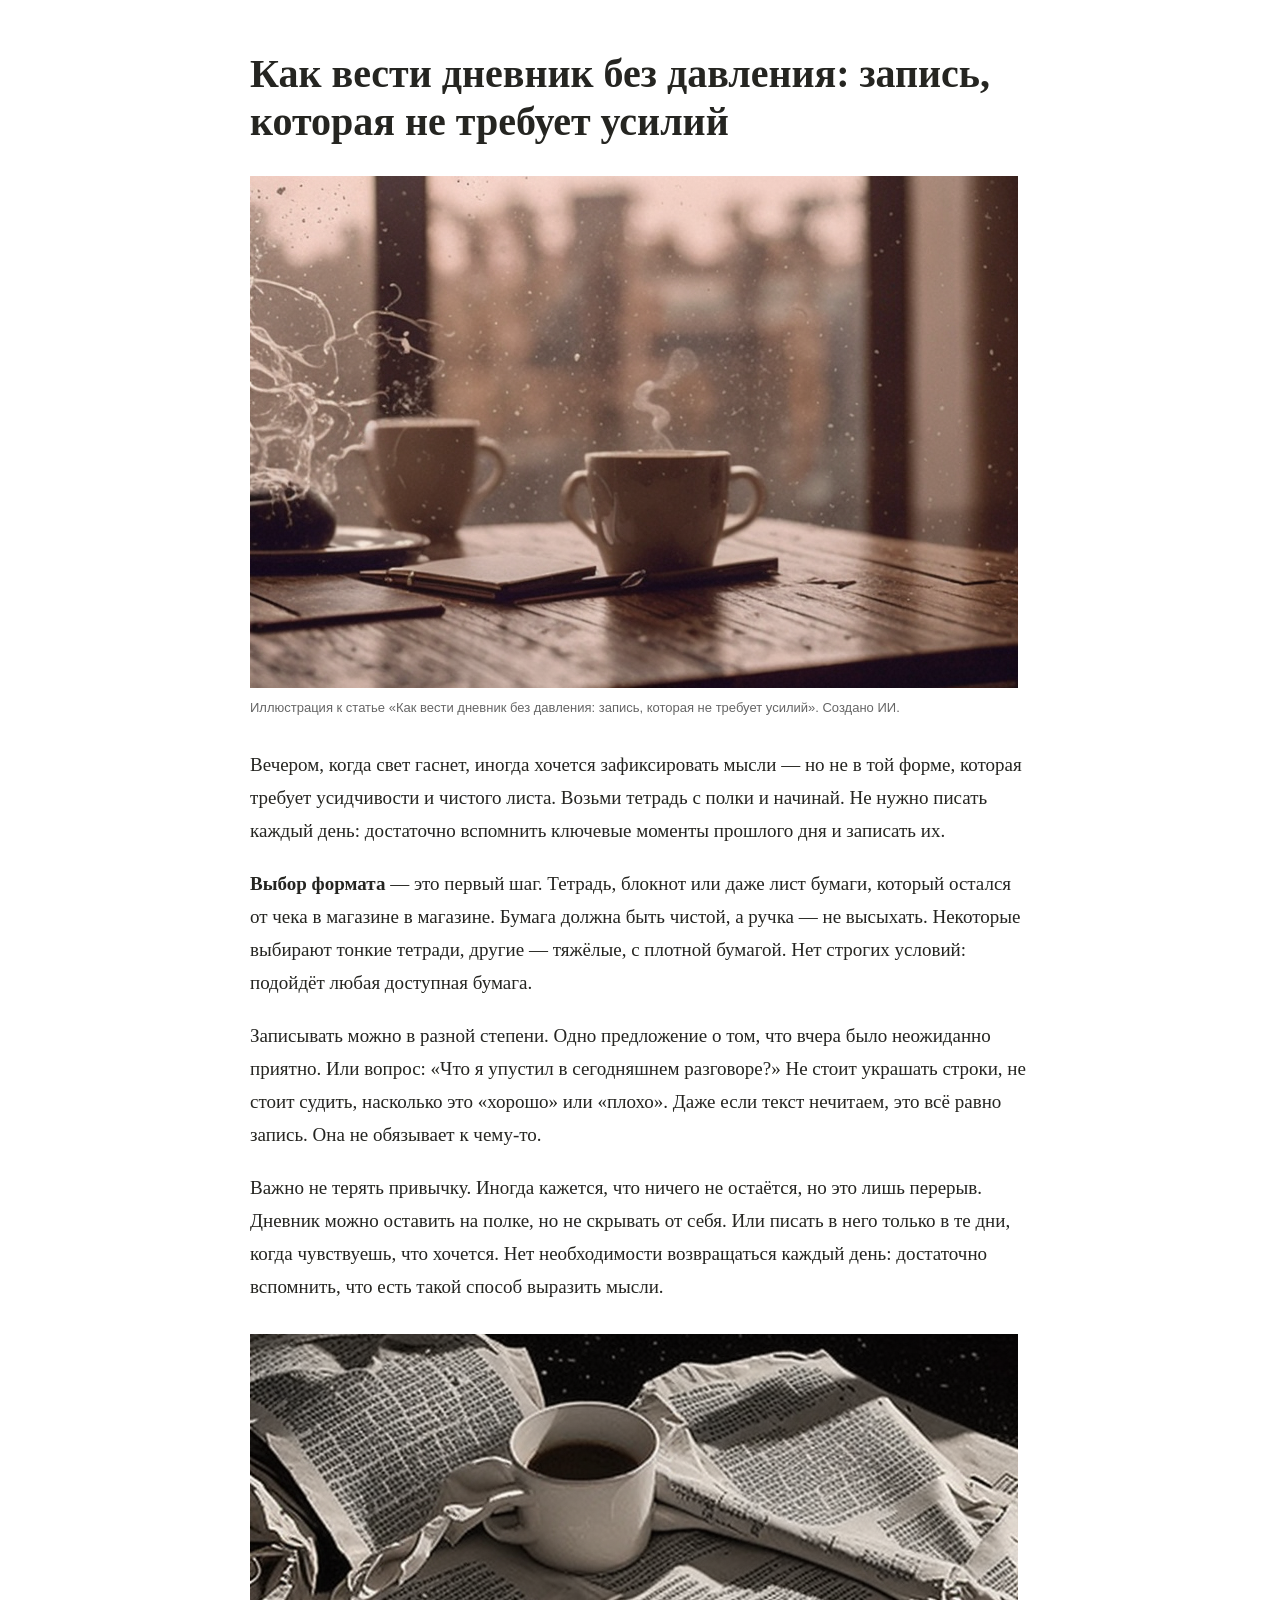
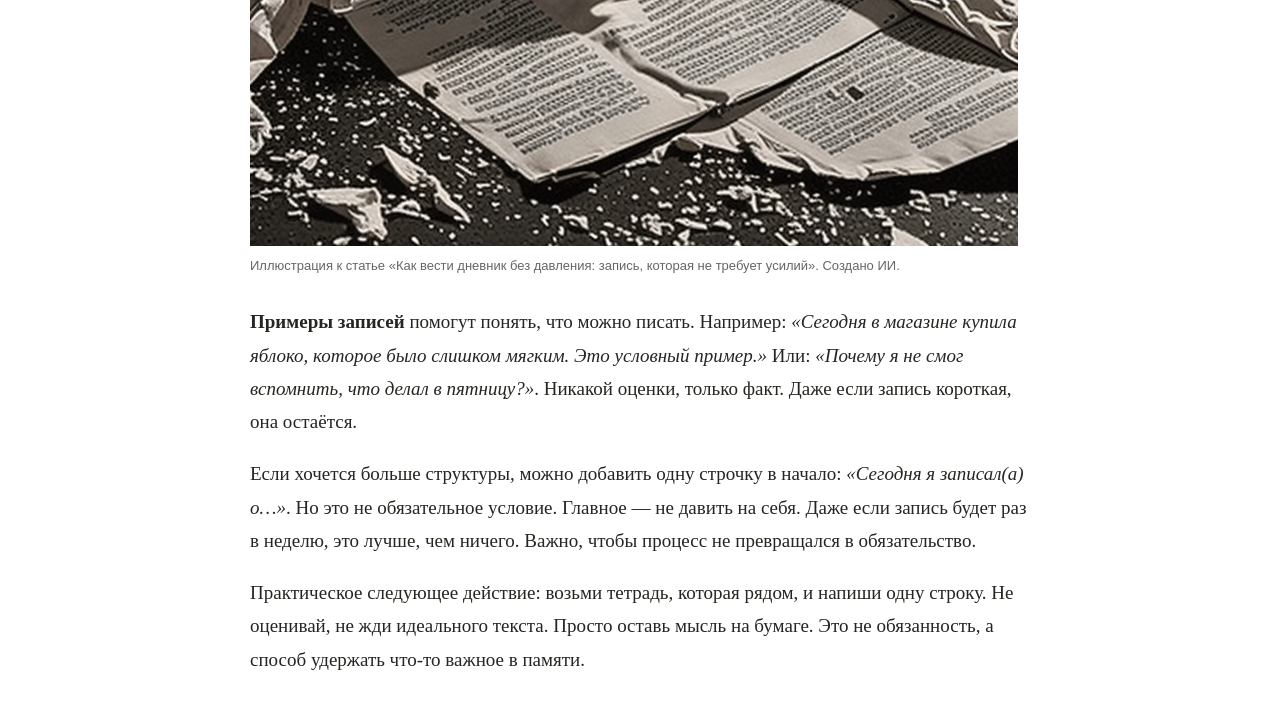
<file: examples/demo/article.html>
<!doctype html><html lang="ru"><meta charset="utf-8"><meta name="viewport" content="width=device-width,initial-scale=1"><title>Как вести дневник без давления: запись, которая не требует усилий</title><style>body{font:19px/1.75 Georgia,serif;max-width:780px;margin:50px auto;padding:0 24px;color:#252521}h1{font-size:40px;line-height:1.2}h2{line-height:1.3;margin-top:36px}img{max-width:100%;height:auto}figure{margin:30px 0}figcaption{font:13px/1.5 Arial;color:#666}table{border-collapse:collapse;width:100%}td,th{border:1px solid #ccc;padding:10px}blockquote{border-left:3px solid #999;padding-left:20px}.table-scroll{overflow-x:auto}</style><body><h1>Как вести дневник без давления: запись, которая не требует усилий</h1>
<figure><img src="images/image-1.png" alt="Иллюстрация к статье «Как вести дневник без давления: запись, которая не требует усилий». Создано ИИ."><figcaption>Иллюстрация к статье «Как вести дневник без давления: запись, которая не требует усилий». Создано ИИ.</figcaption></figure>
<p>Вечером, когда свет гаснет, иногда хочется зафиксировать мысли — но не в той форме, которая требует усидчивости и чистого листа. Возьми тетрадь с полки и начинай. Не нужно писать каждый день: достаточно вспомнить ключевые моменты прошлого дня и записать их.</p>
<p><strong>Выбор формата</strong> — это первый шаг. Тетрадь, блокнот или даже лист бумаги, который остался от чека в магазине в магазине. Бумага должна быть чистой, а ручка — не высыхать. Некоторые выбирают тонкие тетради, другие — тяжёлые, с плотной бумагой. Нет строгих условий: подойдёт любая доступная бумага.</p>
<p>Записывать можно в разной степени. Одно предложение о том, что вчера было неожиданно приятно. Или вопрос: «Что я упустил в сегодняшнем разговоре?» Не стоит украшать строки, не стоит судить, насколько это «хорошо» или «плохо». Даже если текст нечитаем, это всё равно запись. Она не обязывает к чему-то.</p>
<p>Важно не терять привычку. Иногда кажется, что ничего не остаётся, но это лишь перерыв. Дневник можно оставить на полке, но не скрывать от себя. Или писать в него только в те дни, когда чувствуешь, что хочется. Нет необходимости возвращаться каждый день: достаточно вспомнить, что есть такой способ выразить мысли.</p>
<figure><img src="images/image-2.png" alt="Иллюстрация к статье «Как вести дневник без давления: запись, которая не требует усилий». Создано ИИ."><figcaption>Иллюстрация к статье «Как вести дневник без давления: запись, которая не требует усилий». Создано ИИ.</figcaption></figure>
<p><strong>Примеры записей</strong> помогут понять, что можно писать. Например: <em>«Сегодня в магазине купила яблоко, которое было слишком мягким. Это условный пример.»</em> Или: <em>«Почему я не смог вспомнить, что делал в пятницу?»</em>. Никакой оценки, только факт. Даже если запись короткая, она остаётся.</p>
<p>Если хочется больше структуры, можно добавить одну строчку в начало: <em>«Сегодня я записал(а) о…»</em>. Но это не обязательное условие. Главное — не давить на себя. Даже если запись будет раз в неделю, это лучше, чем ничего. Важно, чтобы процесс не превращался в обязательство.</p>
<p>Практическое следующее действие: возьми тетрадь, которая рядом, и напиши одну строку. Не оценивай, не жди идеального текста. Просто оставь мысль на бумаге. Это не обязанность, а способ удержать что-то важное в памяти.</p></body></html>
</file>
